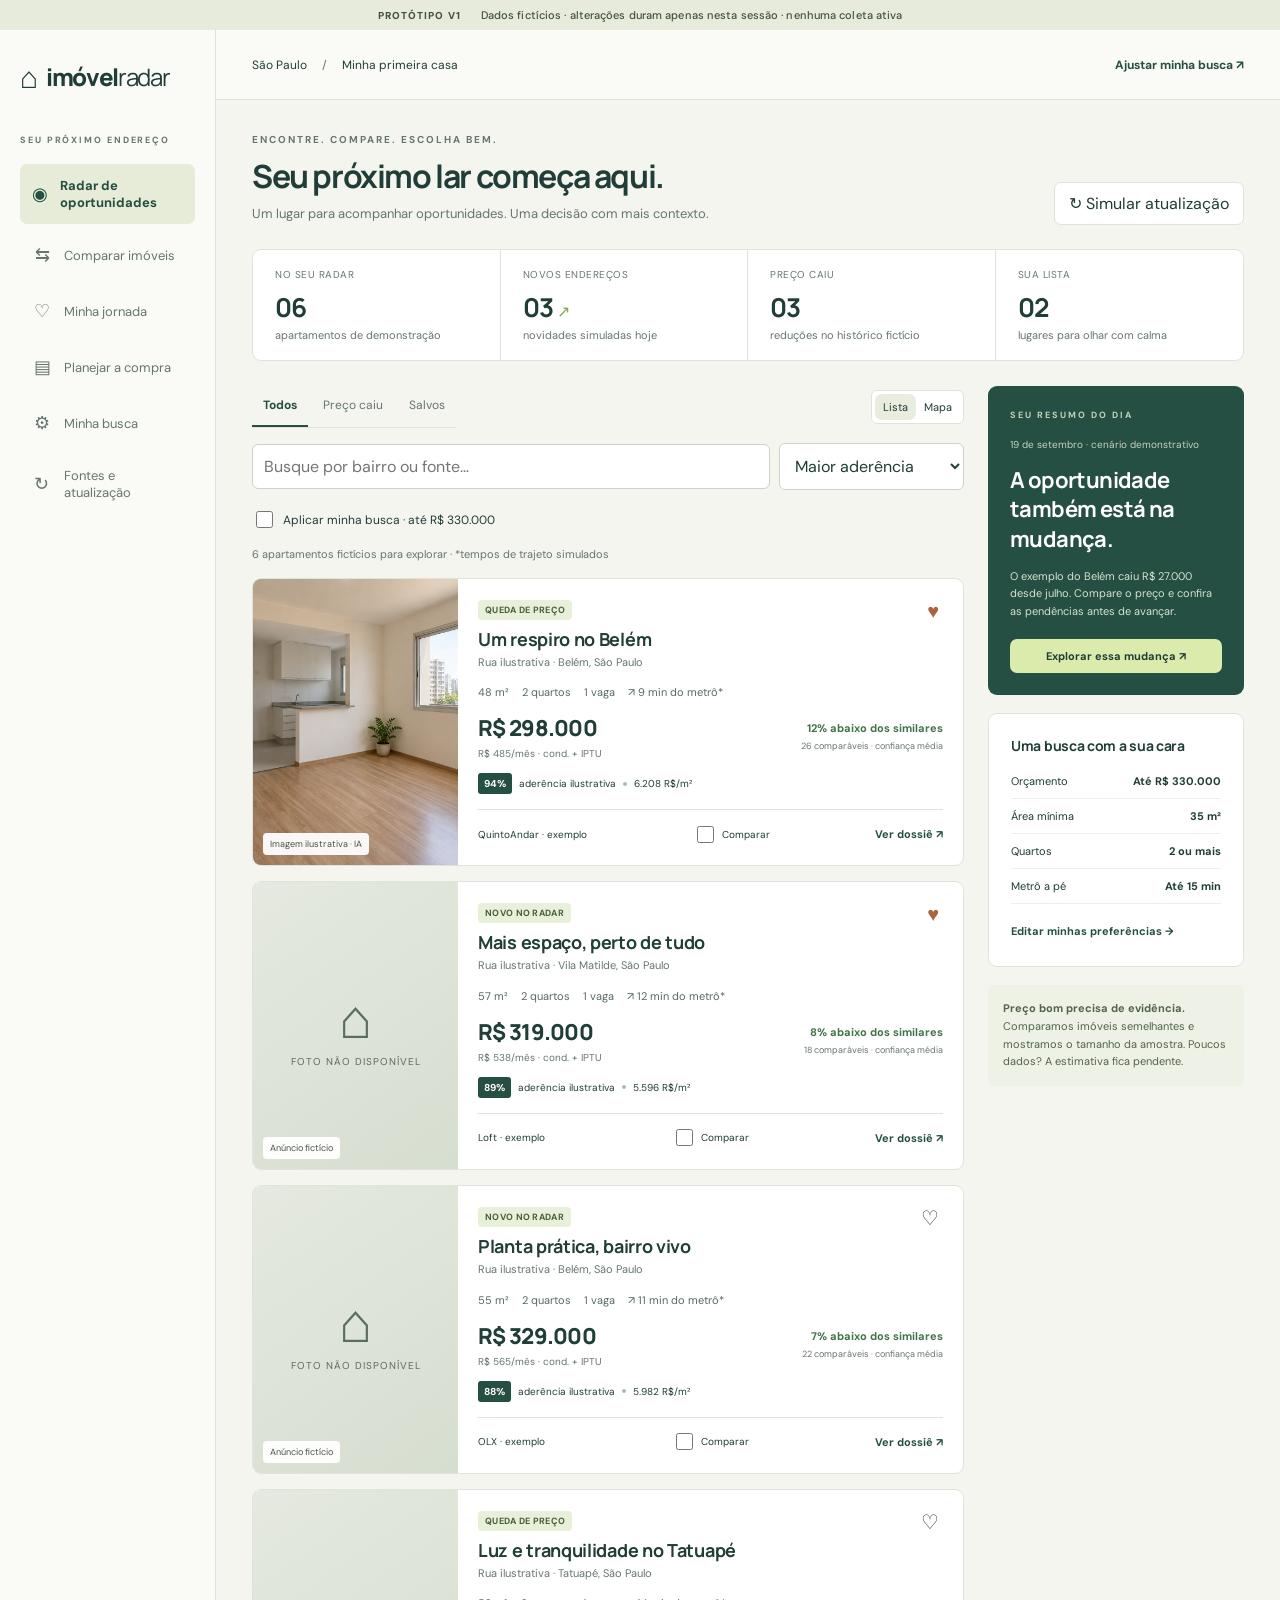
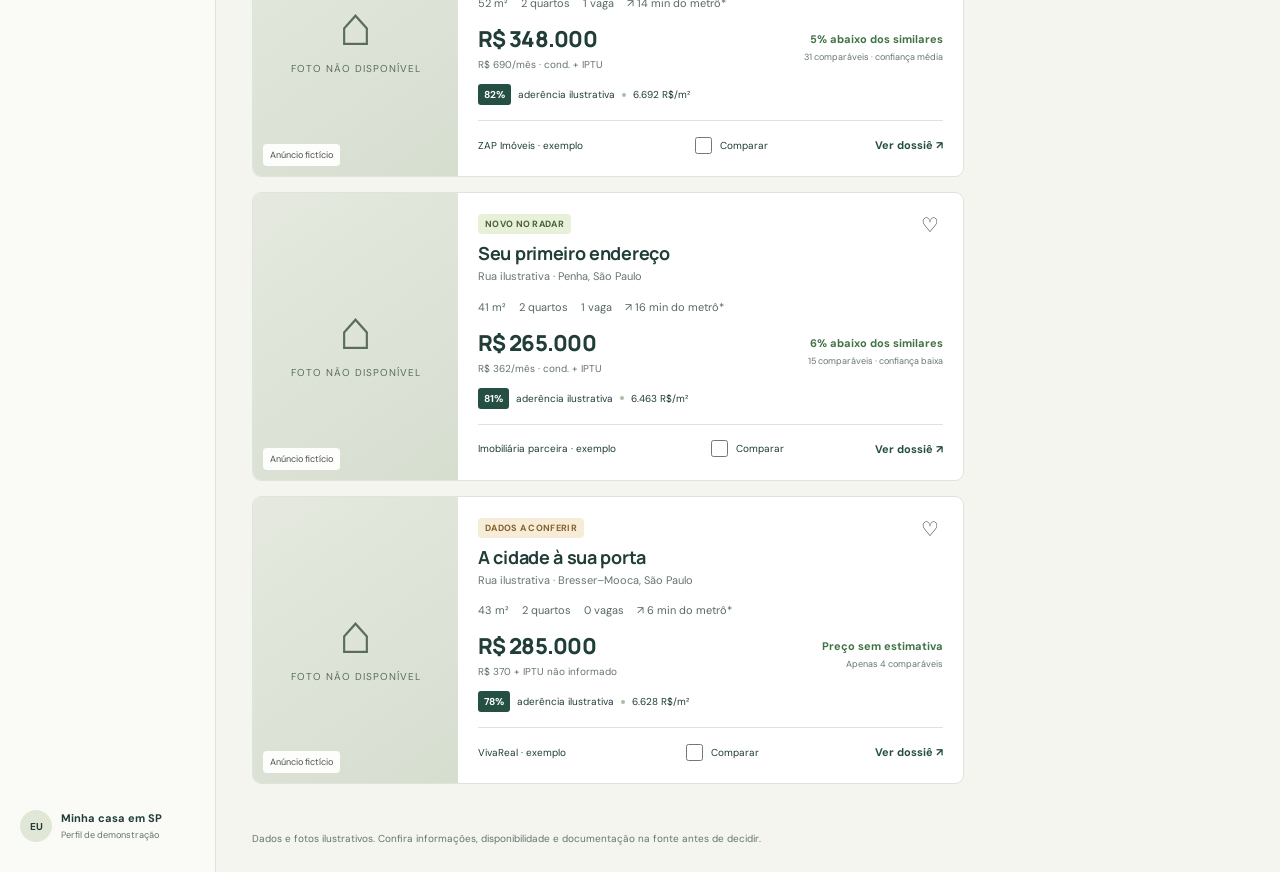
<file: prototype/index.html>
<!doctype html>
<html lang="pt-BR">
<head>
<meta charset="utf-8"><meta name="viewport" content="width=device-width,initial-scale=1">
<title>Imóvel Radar · Protótipo v1</title>
<link rel="icon" href="data:image/svg+xml,%3Csvg xmlns='http://www.w3.org/2000/svg' viewBox='0 0 32 32'%3E%3Cpath d='M4 15L16 4L28 15V29H4Z' fill='%23244f42'/%3E%3C/svg%3E">
<link rel="stylesheet" href="style.css">
</head>
<body>
<div class="demo">PROTÓTIPO V1 <span>Dados fictícios · alterações duram apenas nesta sessão · nenhuma coleta ativa</span></div>
<div class="shell">
<aside class="sidebar"><a class="brand" href="#radar" aria-label="Imóvel Radar, início"><span class="brand-icon">⌂</span>imóvel<span>radar</span></a><p class="section-label">SEU PRÓXIMO ENDEREÇO</p><nav aria-label="Navegação principal" id="nav"></nav><div class="sidebar-foot"><span class="avatar">EU</span><div><b>Minha casa em SP</b><small>Perfil de demonstração</small></div></div></aside>
<div class="workspace"><header class="topbar"><span>São Paulo <span class="muted">/</span> Minha primeira casa</span><button class="text-button" id="profile-shortcut">Ajustar minha busca ↗</button></header><main id="main" tabindex="-1"></main><footer>Dados e fotos ilustrativos. Confira informações, disponibilidade e documentação na fonte antes de decidir.</footer></div>
</div>
<dialog id="detail" aria-label="Dossiê do imóvel"><div id="detail-content"></div></dialog>
<div id="toast" role="status" aria-live="polite"></div>
<script src="app.js"></script>
</body></html>
</file>
<file: prototype/style.css>
@import url('https://fonts.googleapis.com/css2?family=DM+Sans:wght@400;500;600;700&family=Manrope:wght@400;500;600;700;800&display=swap');
:root{--ink:#203d38;--muted:#66756f;--line:#dee4dc;--canvas:#f4f5ef;--green:#244f42;--lime:#dbebac;--white:#fff;--gold:#876526;--orange:#c26d48;--shadow:0 16px 60px #203d3812;font-family:'DM Sans',Arial,sans-serif;color:var(--ink);background:var(--canvas);font-synthesis:none}*{box-sizing:border-box}body{margin:0}button,input,select,textarea{font:inherit}button,a,input,select,textarea{touch-action:manipulation}button{cursor:pointer}button:disabled{cursor:not-allowed;opacity:.5}a{color:inherit}button:focus-visible,a:focus-visible,input:focus-visible,select:focus-visible,textarea:focus-visible{outline:3px solid #bb743b;outline-offset:3px}button{border:1px solid var(--line);background:white;color:var(--ink);border-radius:7px;padding:10px 14px}button:hover{border-color:#789481}.primary{background:var(--green);color:white;border-color:var(--green)}.text-button{border:0;background:transparent;padding:6px 0;color:var(--green);font-weight:700}.demo{min-height:30px;display:flex;gap:20px;align-items:center;justify-content:center;padding:7px 14px;background:#e6ebdc;color:#42513b;font-size:10px;letter-spacing:1.1px;font-weight:800}.demo span{font-size:11px;font-weight:500;letter-spacing:.1px}.shell{display:grid;grid-template-columns:216px minmax(0,1fr);min-height:calc(100vh - 30px)}.sidebar{border-right:1px solid var(--line);background:#fafbf6;padding:30px 20px;display:flex;flex-direction:column}.brand{font-family:Manrope,sans-serif;text-decoration:none;font-size:24px;font-weight:800;letter-spacing:-1.3px;display:flex;align-items:center}.brand>span:last-child{font-weight:400}.brand-icon{font-size:30px;margin-right:9px;line-height:1}.section-label{font-size:9px;letter-spacing:1.9px;font-weight:700;color:var(--muted);margin:40px 0 17px}nav{display:grid;gap:6px}nav a{display:flex;align-items:center;gap:12px;padding:13px 12px;text-decoration:none;font-size:13px;border-radius:7px;color:var(--muted)}nav a.active{background:#e6ecd8;color:var(--green);font-weight:700}nav a .nav-icon{font-size:18px;width:20px;text-align:center}nav a .nav-count{margin-left:auto;background:white;border-radius:4px;padding:2px 5px;font-size:10px}.sidebar-foot{display:flex;gap:9px;align-items:center;margin-top:auto;padding-top:50px;font-size:11px}.sidebar-foot small{display:block;color:var(--muted);margin-top:4px}.avatar{background:#e1e7d6;display:grid;place-items:center;border-radius:50%;width:32px;height:32px;font-weight:700;font-size:10px}.workspace{min-width:0}.topbar{height:70px;border-bottom:1px solid var(--line);padding:0 36px;display:flex;align-items:center;justify-content:space-between;font-size:12px;background:#fafbf6}.topbar .muted{padding:0 12px}main{padding:32px 36px 24px;max-width:1660px;margin:auto}.heading{display:flex;justify-content:space-between;align-items:flex-end;gap:18px;margin-bottom:24px}.eyebrow{font-size:10px;letter-spacing:2px;font-weight:700;color:var(--muted);margin:0 0 9px}h1,h2,h3{font-family:Manrope,Arial,sans-serif}h1{font-size:32px;line-height:1.2;letter-spacing:-1.4px;margin:0 0 9px;font-weight:700}h2{font-size:21px;letter-spacing:-.6px;margin:0 0 8px}h3{font-size:16px;margin:0 0 9px;letter-spacing:-.3px}p{line-height:1.6}.subtitle{color:var(--muted);font-size:13px;margin:0}.muted{color:var(--muted)}.small{font-size:12px}.stats{display:grid;grid-template-columns:repeat(4,minmax(0,1fr));border:1px solid var(--line);background:#fff;border-radius:9px;margin-bottom:24px}.stat{padding:18px 22px;border-right:1px solid var(--line)}.stat:last-child{border:0}.stat b{font-family:Manrope;font-size:26px;font-weight:700;letter-spacing:-1px}.stat span{display:block;font-size:11px;color:var(--muted);margin-top:3px}.stat .stat-head{font-size:10px;margin:0 0 8px;letter-spacing:.5px}.radar-grid{display:grid;grid-template-columns:minmax(0,1fr) 256px;gap:24px}.controls{display:flex;justify-content:space-between;gap:12px;align-items:center;margin-bottom:15px;flex-wrap:wrap}.tabs{display:flex;gap:4px;border-bottom:1px solid var(--line)}.tab{font-size:12px;background:transparent;border:0;border-radius:0;padding:12px 11px;color:var(--muted);border-bottom:2px solid transparent}.tab.active{border-color:var(--green);color:var(--green);font-weight:700}.view-toggle{display:flex;border:1px solid var(--line);border-radius:6px;padding:3px;background:white}.view-toggle button{padding:6px 8px;border:0;font-size:11px}.view-toggle button.active{background:#e8eddf}.filter-line{display:flex;gap:9px;align-items:center;margin-bottom:18px}.filter-line input{min-width:0;flex:1}.filter-line select{max-width:185px}input,select,textarea{border:1px solid #cbd4c8;border-radius:6px;padding:11px;background:white;color:var(--ink);min-width:0}input[type=range]{padding:0;accent-color:var(--green);width:100%}input[type=checkbox]{accent-color:var(--green);width:17px;height:17px}input[type=number]{width:100%}.listing-count{font-size:11px;color:var(--muted);margin:0 0 14px}.property{background:white;border:1px solid var(--line);border-radius:9px;overflow:hidden;display:grid;grid-template-columns:205px minmax(0,1fr);margin-bottom:15px;transition:box-shadow .2s}.property:hover{box-shadow:var(--shadow)}.property-photo{min-height:232px;position:relative;background:#e5e6dd;overflow:hidden}.property-photo img{height:100%;width:100%;object-fit:cover;position:absolute;inset:0}.photo-label{position:absolute;left:10px;bottom:10px;font-size:9px;padding:5px 7px;background:#fffffff0;border-radius:4px;color:#47514a}.photo-placeholder{height:100%;min-height:200px;display:grid;place-content:center;text-align:center;background:linear-gradient(145deg,#e5e9df,#d6ded0);color:#5a6c5e}.photo-placeholder span{display:block;font-size:55px;font-weight:400}.photo-placeholder small{font-size:10px;letter-spacing:1px}.property-body{padding:18px 20px;min-width:0}.property-title{display:flex;gap:12px;justify-content:space-between;align-items:flex-start}.property-title h3{margin:7px 0 3px;font-size:18px}.property-title p{font-size:11px;margin:0;color:var(--muted)}.tag{display:inline-flex;font-size:9px;font-weight:700;padding:4px 7px;border-radius:4px;background:#e9f0da;color:#476039;letter-spacing:.3px}.tag.amber{background:#f7ecd8;color:#846129}.tag.gray{background:#eff1ed;color:#637267}.save{font-size:20px;border:0;padding:0 4px;background:transparent;line-height:1.4}.save.saved{color:#aa643f}.features{display:flex;gap:13px;flex-wrap:wrap;font-size:11px;margin:14px 0;color:#566a60}.price-line{display:flex;justify-content:space-between;gap:10px;align-items:center}.price{font-family:Manrope;font-size:22px;letter-spacing:-.7px;font-weight:800}.price small{font-family:'DM Sans';display:block;font-size:10px;color:var(--muted);font-weight:400;letter-spacing:0;margin-top:4px}.opportunity{text-align:right;font-size:11px;font-weight:700;color:#417246}.opportunity small{display:block;font-size:9px;color:var(--muted);font-weight:400;margin-top:5px}.card-bottom{display:flex;gap:12px;align-items:center;justify-content:space-between;border-top:1px solid var(--line);margin-top:15px;padding-top:11px;font-size:10px}.card-bottom label{display:flex;align-items:center;gap:5px}.card-bottom .text-button{font-size:11px}.score-line{display:flex;align-items:center;gap:7px;font-size:10px;margin-top:13px}.score{background:var(--green);color:white;padding:4px 6px;border-radius:3px;font-weight:700}.bullet{width:4px;height:4px;background:#aebba7;border-radius:50%}.rail{padding-top:1px}.daily{background:var(--green);color:white;border-radius:9px;padding:22px;margin-bottom:18px}.daily .eyebrow{color:#c3d3bb;font-size:9px}.daily h2{font-size:22px;line-height:1.35;margin:13px 0}.daily p{font-size:11px;color:#d6e2d2}.daily .date{font-size:10px;color:#c3d3bb}.daily button{background:var(--lime);border:0;font-size:11px;font-weight:700;width:100%;margin-top:8px}.panel{border:1px solid var(--line);border-radius:9px;background:#fff;padding:22px;margin-bottom:18px}.panel p{font-size:12px;color:var(--muted)}.panel h3{font-size:14px}.check-row{display:flex;justify-content:space-between;gap:10px;font-size:11px;padding:10px 0;border-bottom:1px solid #edf0e9}.check-row:last-child{border-bottom:0}.status-dot{height:6px;width:6px;background:#5d8957;border-radius:50%;display:inline-block;margin-right:5px}.status-dot.amber{background:#bd8b37}.subtle{background:#eef1e6;padding:15px;border-radius:6px;font-size:11px;line-height:1.6;color:#526449}.comparison-tray{display:flex;justify-content:space-between;gap:12px;align-items:center;background:var(--lime);padding:14px 18px;border-radius:7px;margin-bottom:18px;font-size:12px}.comparison-tray button{font-size:11px}.empty{padding:50px 20px;text-align:center;background:white;border:1px dashed #b6c3ae;border-radius:10px}.empty p{font-size:13px;color:var(--muted)}.table-wrap{overflow:auto;border:1px solid var(--line);border-radius:8px;background:white}table{border-collapse:collapse;width:100%;font-size:12px}th,td{text-align:left;padding:17px 16px;border-bottom:1px solid var(--line);vertical-align:top}th{font-weight:600;background:#edf1e5}td b{display:block;margin-bottom:4px}table caption{text-align:left;padding:18px;font-size:12px;color:var(--muted)}.form-grid{display:grid;grid-template-columns:1fr 1fr;gap:22px}.form-field{display:grid;gap:7px;font-size:12px;margin:18px 0}.form-field small{color:var(--muted);line-height:1.5}.form-field label{font-weight:600}.checks{display:grid;gap:12px;font-size:12px;margin:16px 0}.checks label{display:flex;align-items:center;gap:9px}.form-actions{display:flex;gap:12px;align-items:center;font-size:11px}.weight{display:grid;grid-template-columns:120px 1fr 30px;gap:10px;align-items:center;margin:19px 0;font-size:12px}.weight output{text-align:right}.board{display:grid;grid-template-columns:repeat(3,minmax(0,1fr));gap:18px}.board-col{border:1px solid var(--line);border-radius:8px;padding:18px;background:#edf0e6}.board-col h2{font-size:15px;margin-bottom:18px}.journey-card{background:white;padding:17px;border:1px solid var(--line);border-radius:7px;margin-bottom:12px}.journey-card p{font-size:11px;color:var(--muted)}.journey-card select{width:100%;font-size:11px;padding:8px}.journey-card textarea{width:100%;min-height:75px;margin-top:10px;font-size:11px;resize:vertical}.source-grid{display:grid;grid-template-columns:repeat(3,minmax(0,1fr));gap:18px}.source-grid .panel{margin:0}.source-grid .tag{margin-bottom:16px}.source-grid a{font-size:11px}.source-logo{width:40px;height:40px;border-radius:8px;background:#ecf1e3;display:grid;place-items:center;font-weight:800;font-size:18px;margin-bottom:18px}.budget-result{padding:26px;background:var(--green);color:white;border-radius:9px;height:fit-content}.budget-result .price{font-size:37px;margin:17px 0}.budget-result .check-row{border-color:#ffffff30;font-size:12px;padding:15px 0}.budget-result p{color:#d7e0d2;font-size:11px}.budget-result h2{font-size:18px}.insight{font-size:11px;line-height:1.7;margin-top:16px;color:var(--muted)}.map-layout{display:grid;grid-template-columns:1fr 1fr;gap:18px}.map-layout .property{grid-template-columns:1fr}.map-layout .property-photo{min-height:140px}.map-canvas{position:relative;min-height:560px;background:#e5ebda;border:1px solid #ccd6c2;overflow:hidden;border-radius:9px}.map-canvas svg{width:100%;height:100%;position:absolute}.map-label{position:absolute;bottom:15px;left:15px;right:15px;background:#ffffffed;border-radius:6px;padding:13px;font-size:11px}.map-pin{position:absolute;background:var(--green);color:white;border:2px solid white;border-radius:25px;font-size:11px;box-shadow:0 3px 15px #203d3830}.map-pin:nth-of-type(1){top:25%;left:20%}.map-pin:nth-of-type(2){top:43%;left:50%}.map-pin:nth-of-type(3){top:60%;left:19%}footer{font-size:10px;color:var(--muted);padding:8px 36px 25px;line-height:1.6}dialog{width:min(1000px,94vw);max-height:90vh;padding:0;border:0;border-radius:12px;box-shadow:0 20px 100px #142f3650;color:var(--ink)}dialog::backdrop{background:#16322988;backdrop-filter:blur(3px)}.dialog-header{display:flex;justify-content:space-between;gap:18px;padding:23px 28px;border-bottom:1px solid var(--line);align-items:center}.dialog-header h2{margin:0;font-size:21px}.dialog-header button{padding:6px 11px;font-size:20px}.detail-grid{display:grid;grid-template-columns:1.3fr 1fr;gap:24px;padding:26px}.detail-grid .property-photo{height:210px;border-radius:7px;min-height:0;margin-bottom:20px}.detail-grid .panel{padding:18px}.detail-grid .features{font-size:12px}.chart{width:100%;height:130px;margin:10px 0}.timeline{display:grid;gap:12px;font-size:11px}.timeline div{padding:9px 0;border-bottom:1px solid var(--line);display:flex;justify-content:space-between}.explain{font-size:11px;line-height:1.7;color:var(--muted)}.score-large{font-family:Manrope;font-size:37px;letter-spacing:-1px}.score-large small{font-size:14px;font-weight:400;color:var(--muted)}.detail-grid ul{font-size:12px;padding-left:18px;line-height:1.9}.quality-row{display:flex;justify-content:space-between;margin:12px 0;font-size:11px}.meter{height:5px;background:#e4e9de;border-radius:5px;overflow:hidden;margin-bottom:15px}.meter span{display:block;height:100%;background:#87a671}.detail-actions{display:flex;gap:8px;flex-wrap:wrap;margin-top:20px}#toast{position:fixed;bottom:24px;left:50%;transform:translateX(-50%);padding:13px 22px;border-radius:8px;background:#203d38;color:white;font-size:13px;box-shadow:var(--shadow);z-index:20;display:none;max-width:90vw}.review-note{border-left:3px solid #96aa79;padding-left:14px;font-size:11px;line-height:1.8;margin:24px 0;color:var(--muted)}
@media(min-width:1500px){.property{grid-template-columns:245px minmax(0,1fr)}.property-photo{min-height:245px}.radar-grid{grid-template-columns:minmax(0,1fr) 290px}.property-body{padding:20px 26px}}
@media(max-width:1150px){.shell{grid-template-columns:180px minmax(0,1fr)}.sidebar{padding:26px 12px}.brand{font-size:21px}.radar-grid{grid-template-columns:minmax(0,1fr)}.rail{display:grid;grid-template-columns:1fr 1fr;gap:18px}.rail>div{margin:0}.rail>.subtle{grid-column:1/-1}.property{grid-template-columns:220px minmax(0,1fr)}main{padding:26px}.source-grid{grid-template-columns:1fr 1fr}.stats .stat{padding:17px}.topbar{padding:0 26px}}
@media(max-width:700px){.demo{gap:7px;font-size:8px;align-items:flex-start;line-height:1.4}.demo span{font-size:9px;max-width:260px}.shell{display:block}.sidebar{padding:16px 17px 0;display:block;border:0;border-bottom:1px solid var(--line)}.brand{font-size:23px}.section-label,.sidebar-foot{display:none}nav{display:flex;overflow-x:auto;gap:3px;padding-top:11px;scrollbar-width:thin}nav a{flex-shrink:0;padding:11px 10px;font-size:11px;gap:5px;border-radius:6px 6px 0 0}.nav-icon{display:none}.topbar{height:49px;padding:0 18px;font-size:10px}.topbar .text-button{font-size:10px}.topbar .muted{padding:0 5px}main{padding:24px 17px}.heading{align-items:flex-start;gap:14px;margin-bottom:20px}.heading>button{font-size:10px;padding:9px;max-width:95px}h1{font-size:28px}.subtitle{font-size:12px}.eyebrow{font-size:9px}.stats{grid-template-columns:1fr 1fr;margin-bottom:17px}.stat:nth-child(2){border-right:0}.stat:nth-child(-n+2){border-bottom:1px solid var(--line)}.stats .stat{padding:15px}.stat b{font-size:23px}.stat span{font-size:10px}.radar-grid{gap:14px}.controls{gap:8px}.tabs{flex:1}.tab{font-size:11px;padding:10px 9px}.view-toggle button{font-size:10px;padding:5px}.filter-line{flex-wrap:wrap}.filter-line input{width:100%;flex-basis:100%;font-size:12px}.filter-line select{font-size:11px;max-width:none;flex:1;padding:9px}.property{grid-template-columns:1fr}.property-photo{min-height:190px}.property-body{padding:17px}.property-title h3{font-size:18px}.price{font-size:23px}.features{gap:13px;font-size:11px}.card-bottom{gap:8px;font-size:9px}.score-line{font-size:9px}.rail{grid-template-columns:1fr}.daily{padding:22px}.daily h2{font-size:24px}.rail>.subtle{grid-column:auto}.form-grid,.source-grid,.board,.detail-grid,.map-layout{grid-template-columns:1fr}.panel{padding:20px}.form-actions{flex-wrap:wrap}.weight{grid-template-columns:95px 1fr 25px}.board-col{padding:15px}.table-wrap{max-width:100%}th,td{min-width:150px;padding:14px 12px}th:first-child,td:first-child{min-width:120px}.heading h1{max-width:270px}.comparison-tray{font-size:11px;padding:12px}.map-canvas{min-height:350px;grid-row:1}.map-layout .property-photo{min-height:165px}dialog{width:calc(100vw - 20px);max-height:94vh}.dialog-header{padding:17px}.dialog-header h2{font-size:18px}.detail-grid{padding:17px;gap:4px}.detail-grid .property-photo{height:200px}footer{padding:0 17px 25px}.budget-result .price{font-size:32px}.review-note{margin:17px 0}}
@media(prefers-reduced-motion:reduce){*{transition:none!important;scroll-behavior:auto!important}}

main:focus{outline:none}.journey-card>label{display:block}.journey-card .text-button{display:block}
</file>
